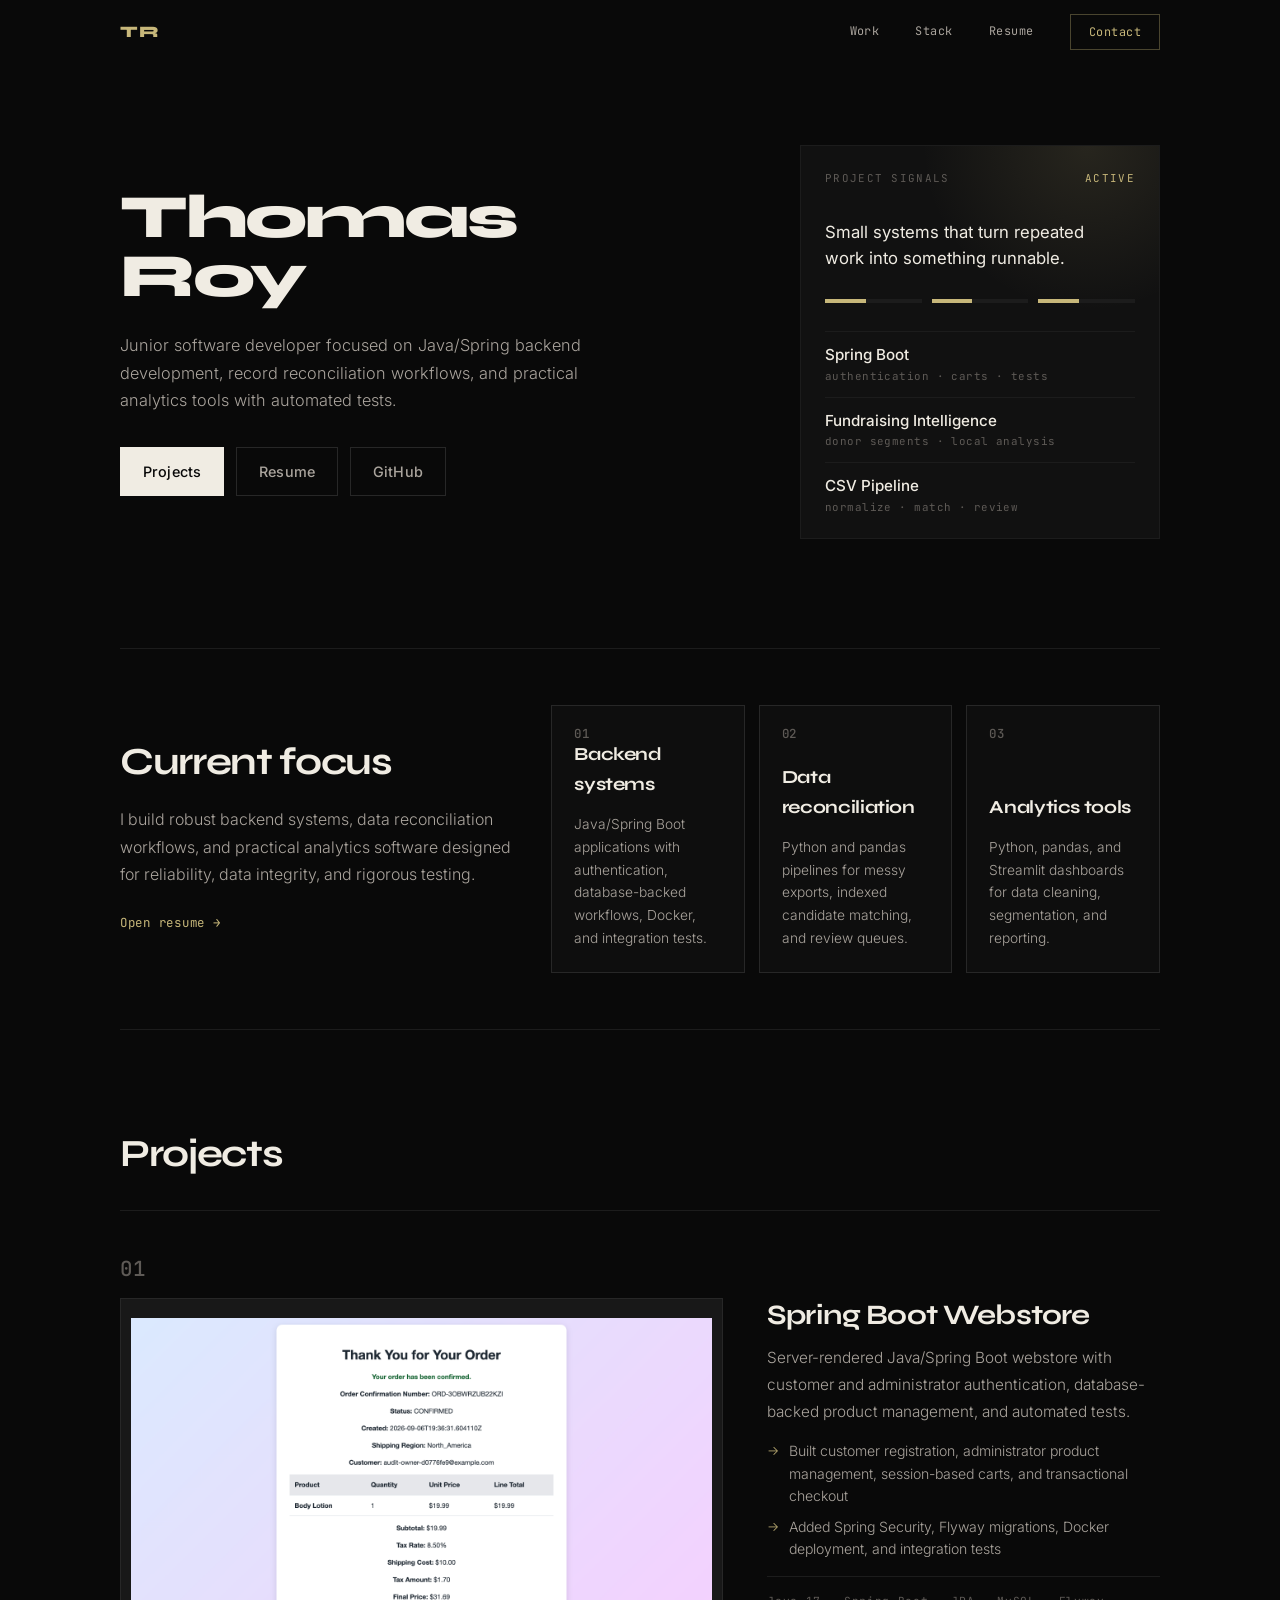
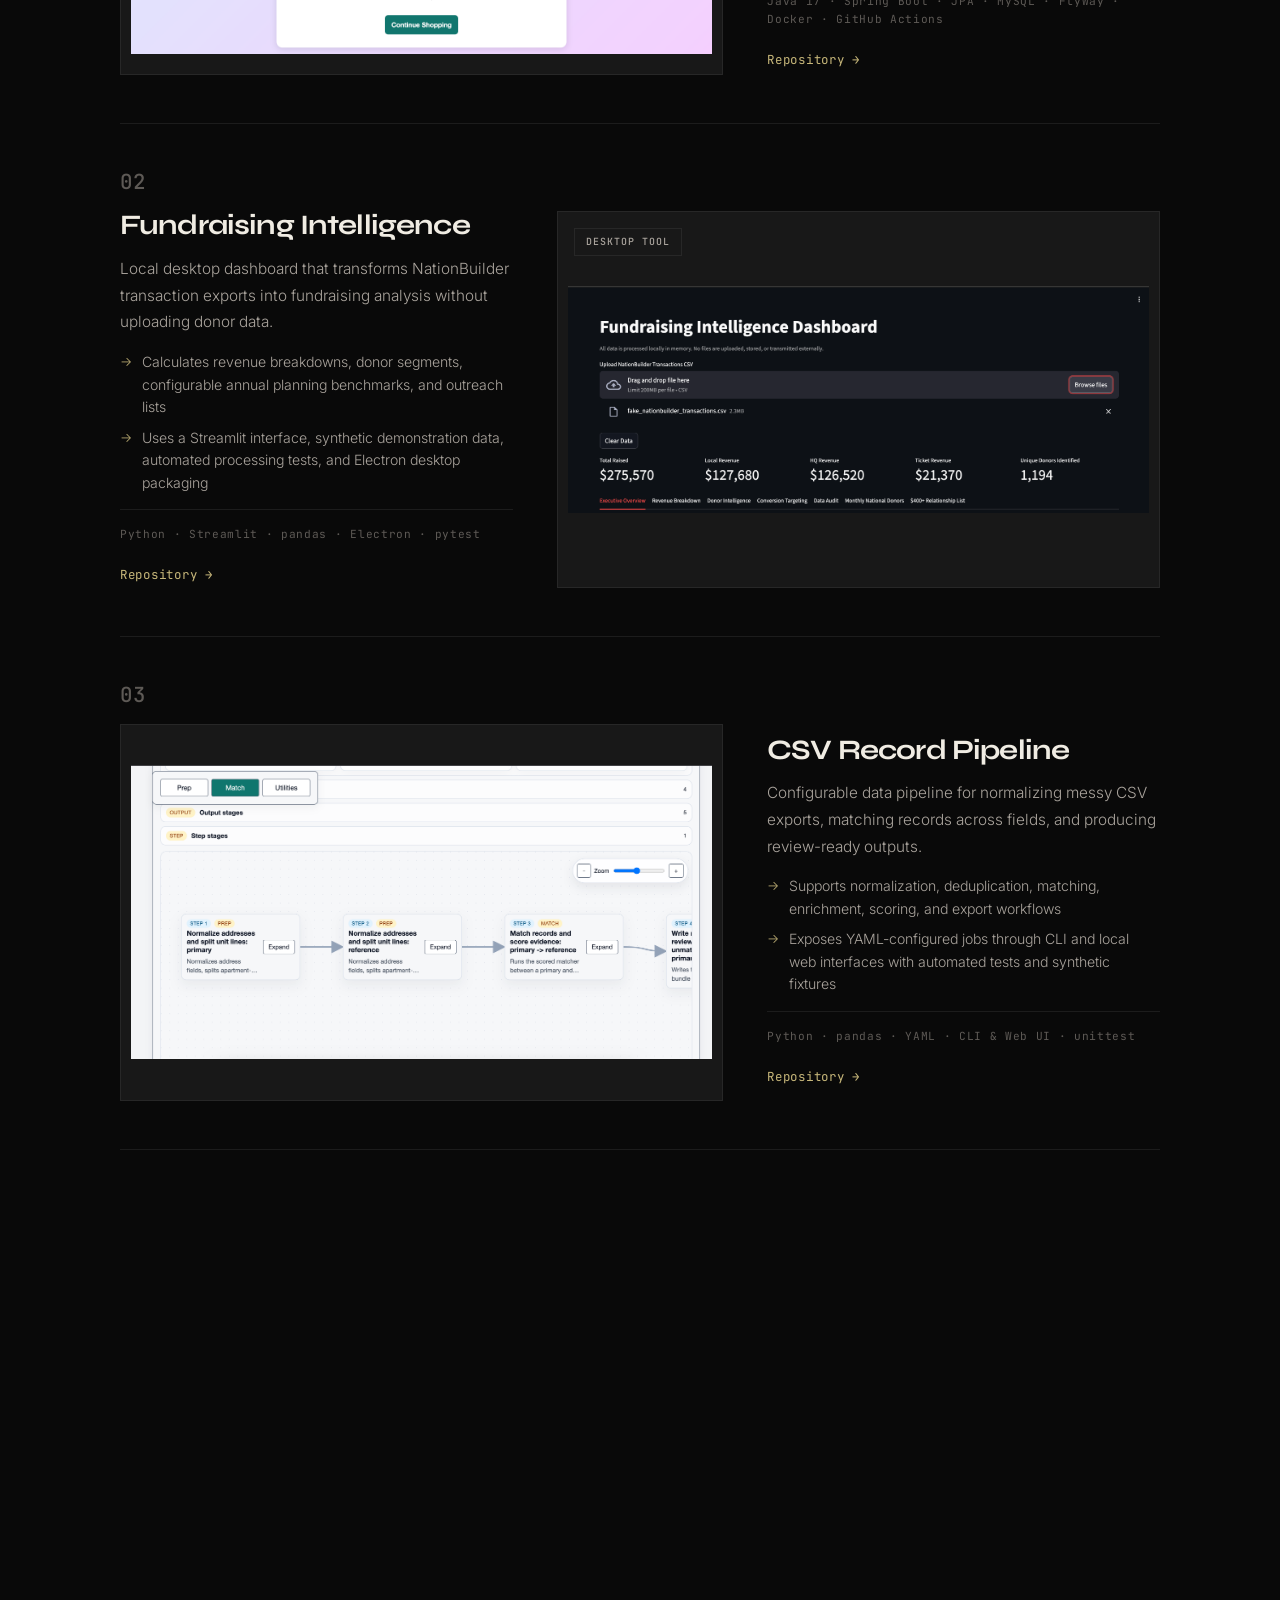
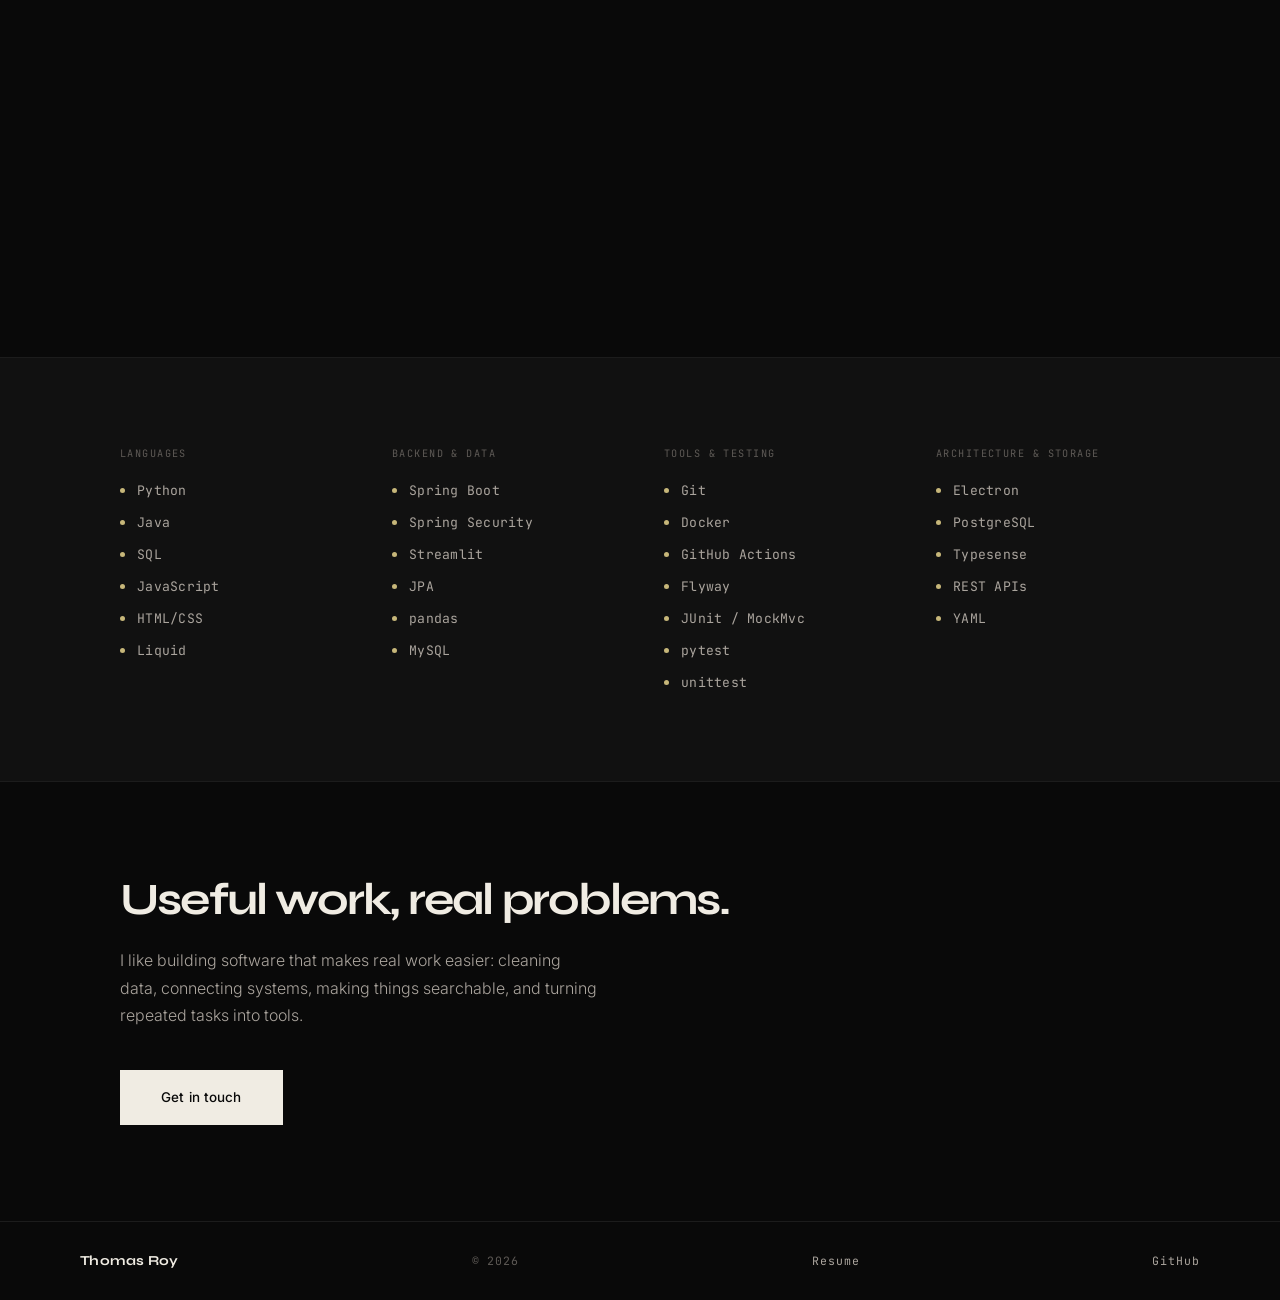
<file: index.html>
<!DOCTYPE html>
<html lang="en">
<head>
    <meta charset="UTF-8">
    <meta name="viewport" content="width=device-width, initial-scale=1.0">
    <title>Thomas Roy — Software Developer</title>
    <meta name="description" content="Thomas Roy — Junior Software Developer. Java/Spring Boot development, Python data reconciliation, and fundraising analytics tools.">
    <link rel="preconnect" href="https://fonts.googleapis.com">
    <link rel="preconnect" href="https://fonts.gstatic.com" crossorigin>
    <link href="https://fonts.googleapis.com/css2?family=Syne:wght@400;500;600;700;800&family=Inter:ital,wght@0,300;0,400;0,500;1,300&family=JetBrains+Mono:wght@400;500&display=swap" rel="stylesheet">
    <link rel="icon" href="favicon.svg" type="image/svg+xml">
    <link rel="stylesheet" href="css/style.css">
</head>
<body>

    <!-- ── NAV ──────────────────────────────────────────── -->
    <header class="nav" id="nav">
        <div class="nav-inner">
            <a href="#top" class="nav-logo">TR</a>
            <nav class="nav-links">
                <a href="#work" class="nav-link">Work</a>
                <a href="#stack" class="nav-link">Stack</a>
                <a href="resume/Thomas_Roy_Resume.pdf" class="nav-link" target="_blank" rel="noreferrer">Resume</a>
                <a href="mailto:thomasroy149@protonmail.com" class="nav-cta">Contact</a>
            </nav>
        </div>
    </header>

    <main>

        <!-- ── HERO ─────────────────────────────────────── -->
        <section class="hero" id="top">
            <div class="hero-inner">
                <div class="hero-text">
                    <h1 class="hero-name reveal" data-delay="80">Thomas<br>Roy</h1>
                    <p class="hero-desc reveal" data-delay="160">
                        Junior software developer focused on Java/Spring backend development,
                        record reconciliation workflows, and practical analytics tools with automated tests.
                    </p>
                    <div class="hero-actions reveal" data-delay="240">
                        <a href="#work" class="btn btn-primary">Projects</a>
                        <a href="resume/Thomas_Roy_Resume.pdf" class="btn btn-ghost" target="_blank" rel="noreferrer">Resume</a>
                        <a href="https://github.com/ThomasRoyProjects" class="btn btn-ghost" target="_blank" rel="noreferrer">GitHub</a>
                    </div>
                </div>

                <aside class="hero-feature reveal" data-delay="280" aria-label="Project snapshot">
                    <div class="hero-feature-top">
                        <span>Project signals</span>
                        <span class="hero-feature-status">Active</span>
                    </div>
                    <div class="hero-feature-title">Small systems that turn repeated work into something runnable.</div>
                    <div class="hero-feature-flow" aria-hidden="true">
                        <span></span>
                        <span></span>
                        <span></span>
                    </div>
                    <div class="hero-feature-list">
                        <div>
                            <strong>Spring Boot</strong>
                            <small>authentication · carts · tests</small>
                        </div>
                        <div>
                            <strong>Fundraising Intelligence</strong>
                            <small>donor segments · local analysis</small>
                        </div>
                        <div>
                            <strong>CSV Pipeline</strong>
                            <small>normalize · match · review</small>
                        </div>
                    </div>
                </aside>

            </div>

        </section>

        <!-- ── RESUME STORY ──────────────────────────────── -->
        <section class="resume-story" id="resume-story">
            <div class="resume-story-inner">
                <div class="resume-story-copy reveal">
                    <h2 class="section-title">Current focus</h2>
                    <p>
                        I build robust backend systems, data reconciliation workflows,
                        and practical analytics software designed for reliability,
                        data integrity, and rigorous testing.
                    </p>
                    <a href="resume/Thomas_Roy_Resume.pdf" class="project-link" target="_blank" rel="noreferrer">Open resume &#8594;</a>
                </div>
                <div class="resume-story-grid">
                    <article class="resume-card reveal" data-delay="80">
                        <span class="resume-card-num">01</span>
                        <h3>Backend systems</h3>
                        <p>Java/Spring Boot applications with authentication, database-backed workflows, Docker, and integration tests.</p>
                    </article>
                    <article class="resume-card reveal" data-delay="160">
                        <span class="resume-card-num">02</span>
                        <h3>Data reconciliation</h3>
                        <p>Python and pandas pipelines for messy exports, indexed candidate matching, and review queues.</p>
                    </article>
                    <article class="resume-card reveal" data-delay="240">
                        <span class="resume-card-num">03</span>
                        <h3>Analytics tools</h3>
                        <p>Python, pandas, and Streamlit dashboards for data cleaning, segmentation, and reporting.</p>
                    </article>
                </div>
            </div>
        </section>

        <!-- ── PROJECTS ──────────────────────────────────── -->
        <section class="projects" id="work">
            <div class="projects-header reveal">
                <h2 class="section-title">Projects</h2>
            </div>

            <!-- 01 Spring Boot Webstore -->
            <article class="project reveal">
                <div class="project-meta">
                    <span class="project-num">01</span>
                </div>
                <div class="project-layout">
                    <div class="project-image-wrap">
                        <img src="images/image4.png" alt="Spring Boot webstore order confirmation preview" class="project-img">
                    </div>
                    <div class="project-body">
                        <h3 class="project-title">Spring Boot Webstore</h3>
                        <p class="project-desc">
                            Server-rendered Java/Spring Boot webstore with customer and administrator authentication, database-backed product management, and automated tests.
                        </p>
                        <ul class="project-list">
                            <li>Built customer registration, administrator product management, session-based carts, and transactional checkout</li>
                            <li>Added Spring Security, Flyway migrations, Docker deployment, and integration tests</li>
                        </ul>
                        <p class="project-stack">Java 17 · Spring Boot · JPA · MySQL · Flyway · Docker · GitHub Actions</p>
                        <div class="project-links">
                            <a href="https://github.com/ThomasRoyProjects/spring-boot-webstore" class="project-link" target="_blank" rel="noreferrer">Repository &#8594;</a>
                        </div>
                    </div>
                </div>
            </article>

            <!-- 02 Fundraising Intelligence -->
            <article class="project reveal">
                <div class="project-meta">
                    <span class="project-num">02</span>
                </div>
                <div class="project-layout project-layout-flip">
                    <div class="project-image-wrap">
                        <img src="images/fundraising_dashboard_preview.png" alt="Fundraising Intelligence dashboard preview" class="project-img">
                        <span class="project-image-tag project-tag-secondary">Desktop Tool</span>
                    </div>
                    <div class="project-body">
                        <h3 class="project-title">Fundraising Intelligence</h3>
                        <p class="project-desc">
                            Local desktop dashboard that transforms NationBuilder transaction exports into fundraising analysis without uploading donor data.
                        </p>
                        <ul class="project-list">
                            <li>Calculates revenue breakdowns, donor segments, configurable annual planning benchmarks, and outreach lists</li>
                            <li>Uses a Streamlit interface, synthetic demonstration data, automated processing tests, and Electron desktop packaging</li>
                        </ul>
                        <p class="project-stack">Python · Streamlit · pandas · Electron · pytest</p>
                        <div class="project-links">
                            <a href="https://github.com/ThomasRoyProjects/Fundraising_Intelligence" class="project-link" target="_blank" rel="noreferrer">Repository &#8594;</a>
                        </div>
                    </div>
                </div>
            </article>

            <!-- 03 CSV Record Pipeline -->
            <article class="project reveal">
                <div class="project-meta">
                    <span class="project-num">03</span>
                </div>
                <div class="project-layout">
                    <div class="project-image-wrap">
                        <img src="images/pipeline_preview.png" alt="CSV Record Pipeline workflow graph preview" class="project-img">
                    </div>
                    <div class="project-body">
                        <h3 class="project-title">CSV Record Pipeline</h3>
                        <p class="project-desc">
                            Configurable data pipeline for normalizing messy CSV exports, matching records across fields, and producing review-ready outputs.
                        </p>
                        <ul class="project-list">
                            <li>Supports normalization, deduplication, matching, enrichment, scoring, and export workflows</li>
                            <li>Exposes YAML-configured jobs through CLI and local web interfaces with automated tests and synthetic fixtures</li>
                        </ul>
                        <p class="project-stack">Python · pandas · YAML · CLI &amp; Web UI · unittest</p>
                        <div class="project-links">
                            <a href="https://github.com/ThomasRoyProjects/csv-record-pipeline" class="project-link" target="_blank" rel="noreferrer">Repository &#8594;</a>
                        </div>
                    </div>
                </div>
            </article>

            <!-- Secondary Projects Header -->
            <div class="projects-secondary-header reveal">
                <p class="section-label">Additional Work</p>
                <h3 class="secondary-title">Production Systems &amp; Tools</h3>
            </div>

            <!-- 04 TransparencyBC -->
            <article class="project project-secondary reveal">
                <div class="project-meta">
                    <span class="project-num">04</span>
                </div>
                <div class="project-layout project-layout-flip">
                    <div class="project-image-wrap">
                        <img src="images/transparencybc_search.png" alt="TransparencyBC search interface static screenshot" class="project-img">
                        <span class="project-image-tag project-tag-secondary">Case Study</span>
                    </div>
                    <div class="project-body">
                        <h3 class="project-title">TransparencyBC</h3>
                        <p class="project-desc">
                            Search platform for British Columbia FOI releases, OIPC orders, and judicial reviews. Built with a decoupled Python (Flask) search API, chunked Typesense indexing, and signed PDF document streaming.
                        </p>
                        <ul class="project-list">
                            <li>Commercial subscription application; architecture walkthrough and static screenshots from the project are presented in an open case study requiring no account</li>
                            <li>Chunk-based Typesense search across indexed records with signed PDF streaming to a browser viewer</li>
                        </ul>
                        <p class="project-stack">Python (Flask) · Next.js · TypeScript · PostgreSQL · Typesense · Docker</p>
                        <div class="project-links">
                            <a href="transparencybc.html" class="project-link">Case Study &#8594;</a>
                            <a href="https://transparencybc.com/" class="project-link" target="_blank" rel="noreferrer">Live Application &#8599;</a>
                        </div>
                    </div>
                </div>
            </article>

        </section>

        <!-- ── STACK ─────────────────────────────────────── -->
        <section class="stack-section" id="stack">
            <div class="stack-inner reveal">
                <div class="stack-grid">
                    <div class="stack-group">
                        <p class="stack-group-label">Languages</p>
                        <div class="stack-tags">
                            <span class="tag">Python</span>
                            <span class="tag">Java</span>
                            <span class="tag">SQL</span>
                            <span class="tag">JavaScript</span>
                            <span class="tag">HTML/CSS</span>
                            <span class="tag">Liquid</span>
                        </div>
                    </div>
                    <div class="stack-group">
                        <p class="stack-group-label">Backend &amp; Data</p>
                        <div class="stack-tags">
                            <span class="tag">Spring Boot</span>
                            <span class="tag">Spring Security</span>
                            <span class="tag">Streamlit</span>
                            <span class="tag">JPA</span>
                            <span class="tag">pandas</span>
                            <span class="tag">MySQL</span>
                        </div>
                    </div>
                    <div class="stack-group">
                        <p class="stack-group-label">Tools &amp; Testing</p>
                        <div class="stack-tags">
                            <span class="tag">Git</span>
                            <span class="tag">Docker</span>
                            <span class="tag">GitHub Actions</span>
                            <span class="tag">Flyway</span>
                            <span class="tag">JUnit / MockMvc</span>
                            <span class="tag">pytest</span>
                            <span class="tag">unittest</span>
                        </div>
                    </div>
                    <div class="stack-group">
                        <p class="stack-group-label">Architecture &amp; Storage</p>
                        <div class="stack-tags">
                            <span class="tag">Electron</span>
                            <span class="tag">PostgreSQL</span>
                            <span class="tag">Typesense</span>
                            <span class="tag">REST APIs</span>
                            <span class="tag">YAML</span>
                        </div>
                    </div>
                </div>
            </div>
        </section>

        <!-- ── CONTACT ───────────────────────────────────── -->
        <section class="contact-section">
            <div class="contact-inner reveal">
                <h2 class="contact-title">Useful work, real problems.</h2>
                <p class="contact-desc">
                    I like building software that makes real work easier: cleaning data,
                    connecting systems, making things searchable, and turning repeated
                    tasks into tools.
                </p>
                <a href="mailto:thomasroy149@protonmail.com" class="btn btn-primary btn-large">Get in touch</a>
            </div>
        </section>

    </main>

    <!-- ── FOOTER ───────────────────────────────────────── -->
    <footer class="site-footer">
        <div class="footer-inner">
            <span class="footer-brand">Thomas Roy</span>
            <span class="footer-copy">&#169; 2026</span>
            <a href="resume/Thomas_Roy_Resume.pdf" class="footer-link" target="_blank" rel="noreferrer">Resume</a>
            <a href="https://github.com/ThomasRoyProjects" class="footer-link" target="_blank" rel="noreferrer">GitHub</a>
        </div>
    </footer>

    <script src="hero.js"></script>
</body>
</html>
</file>
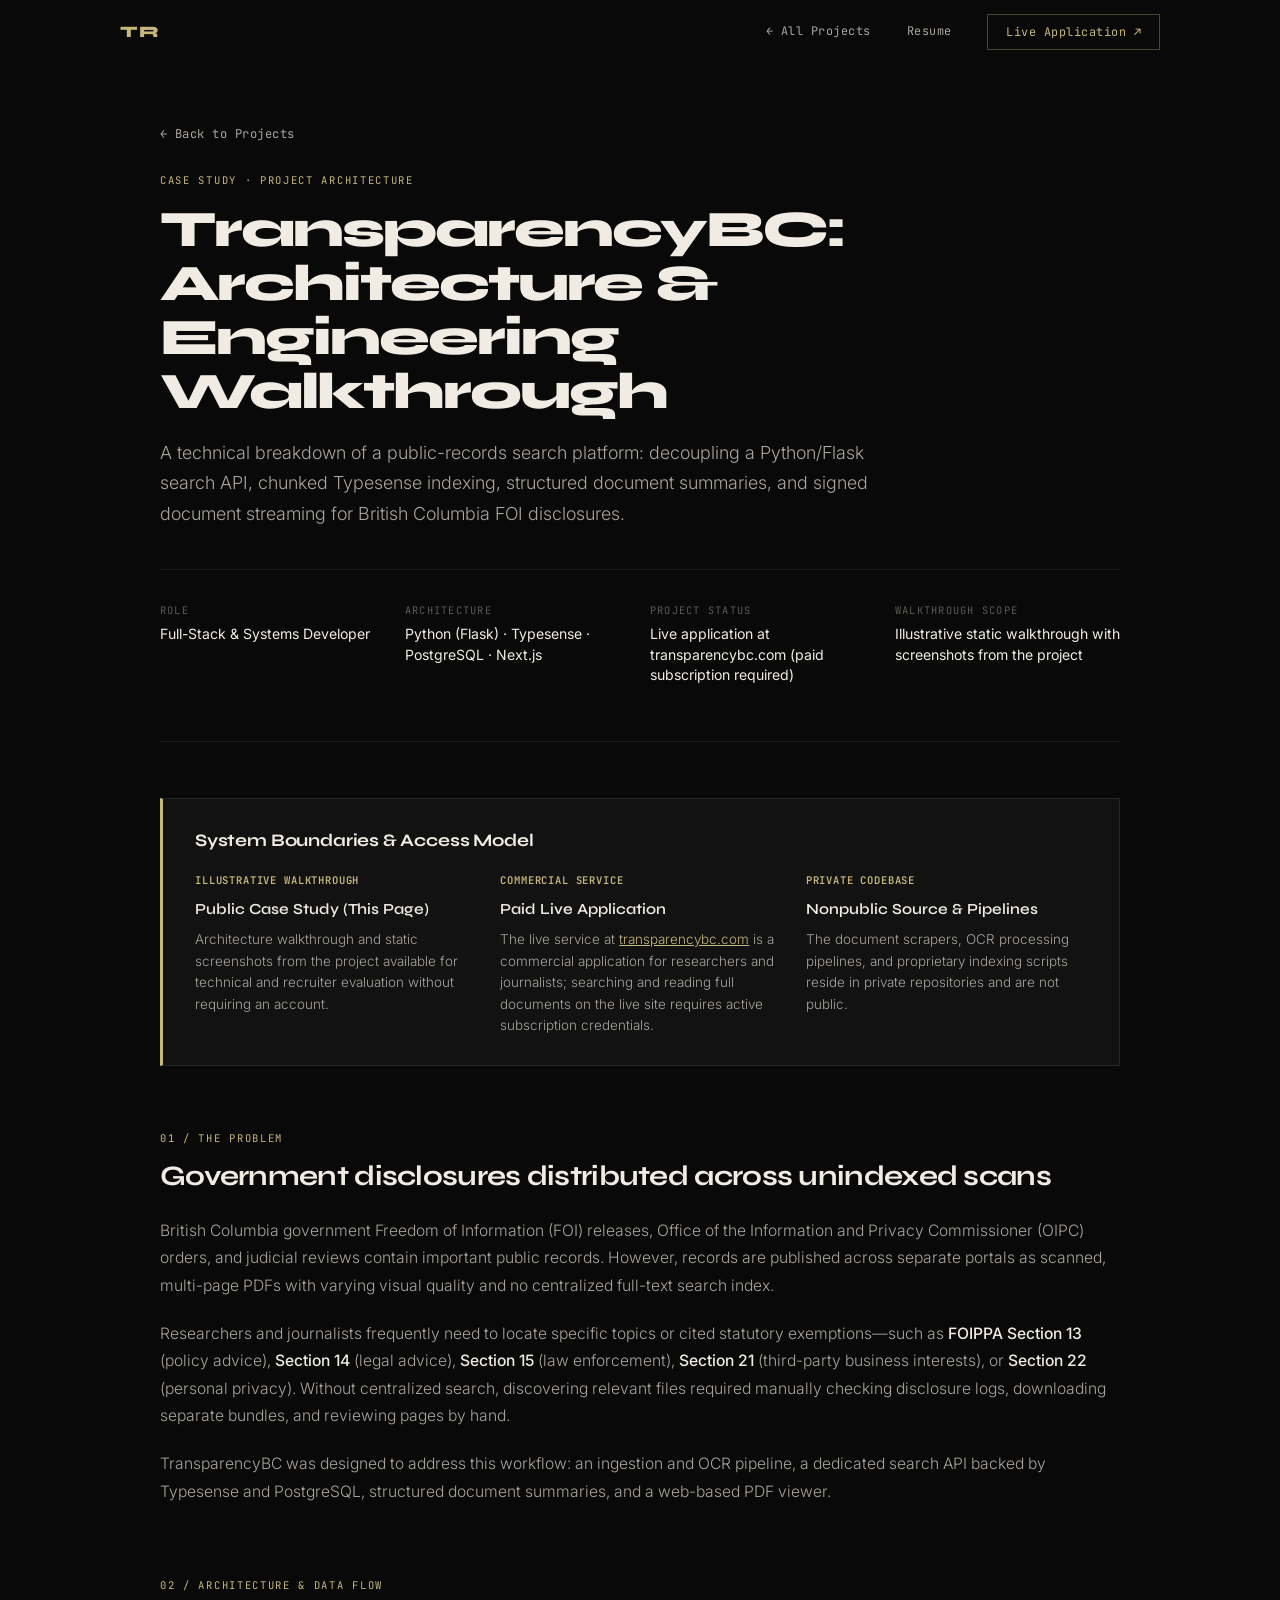
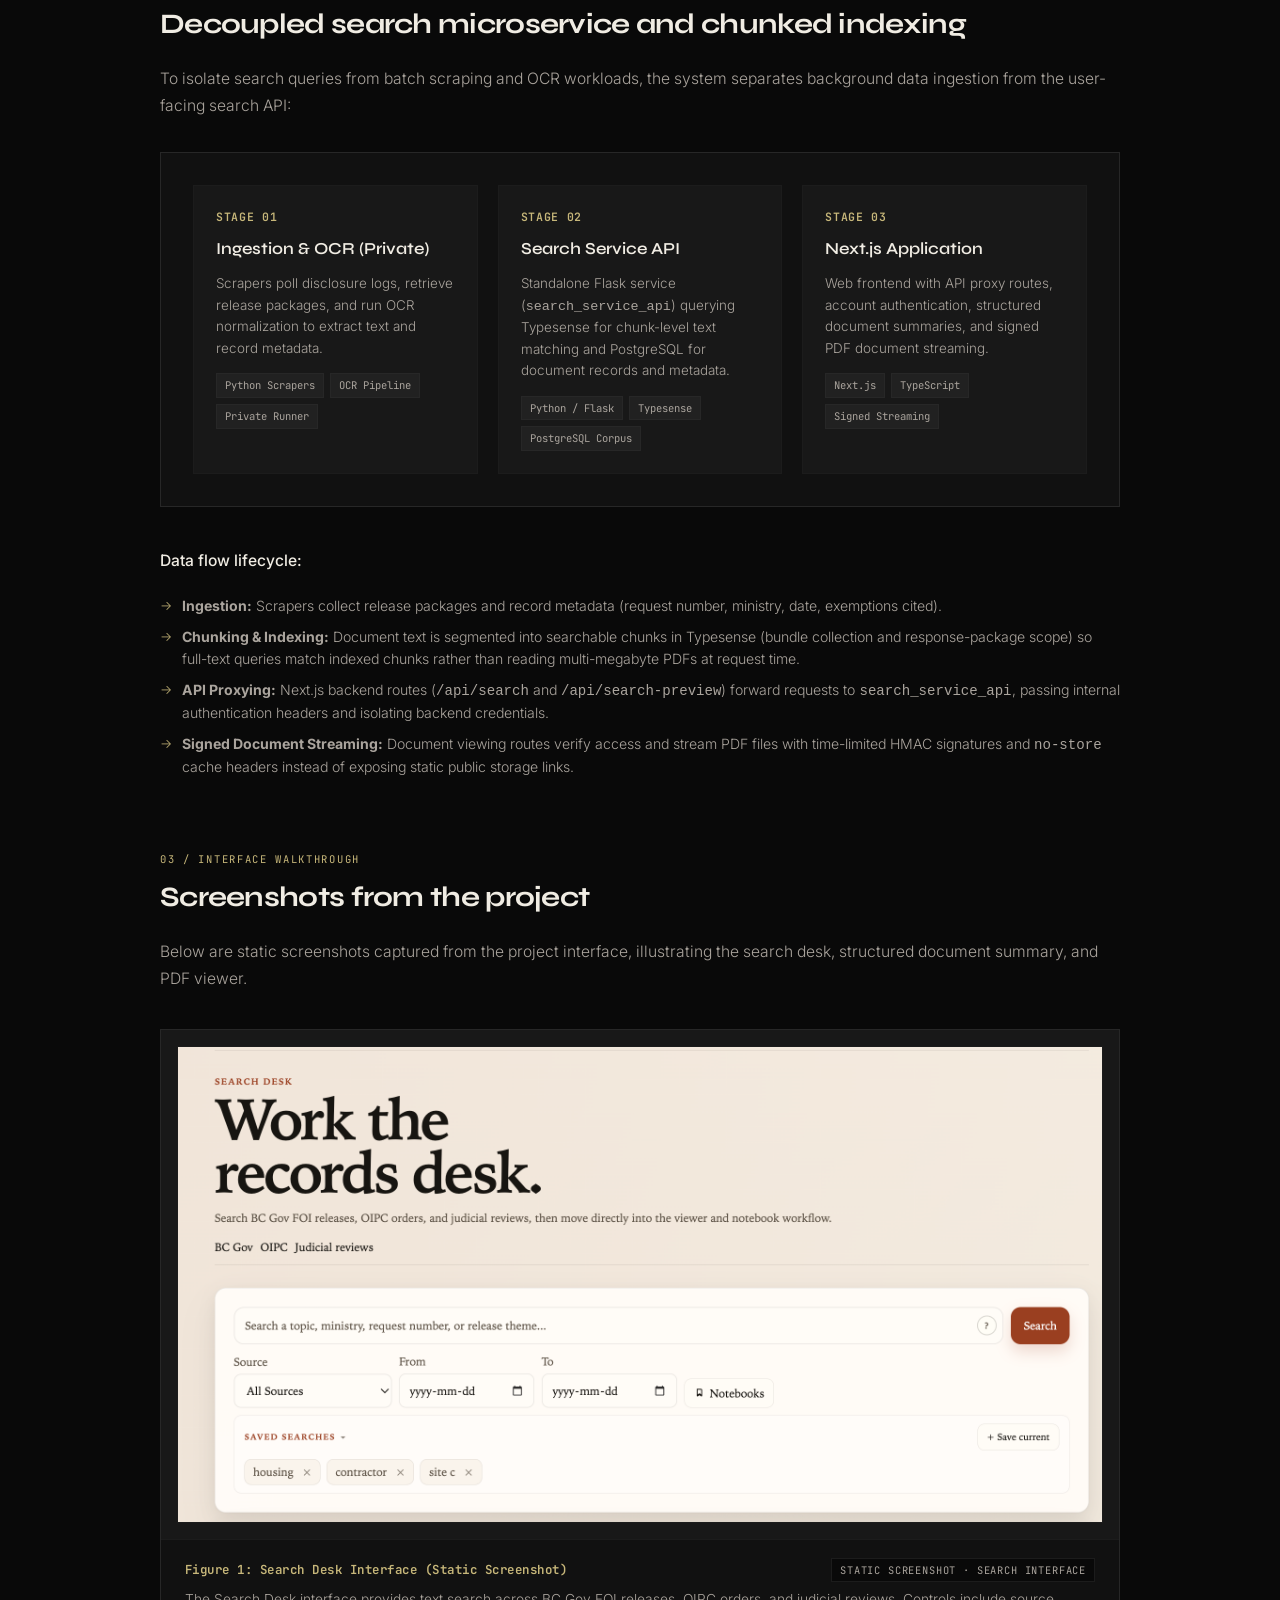
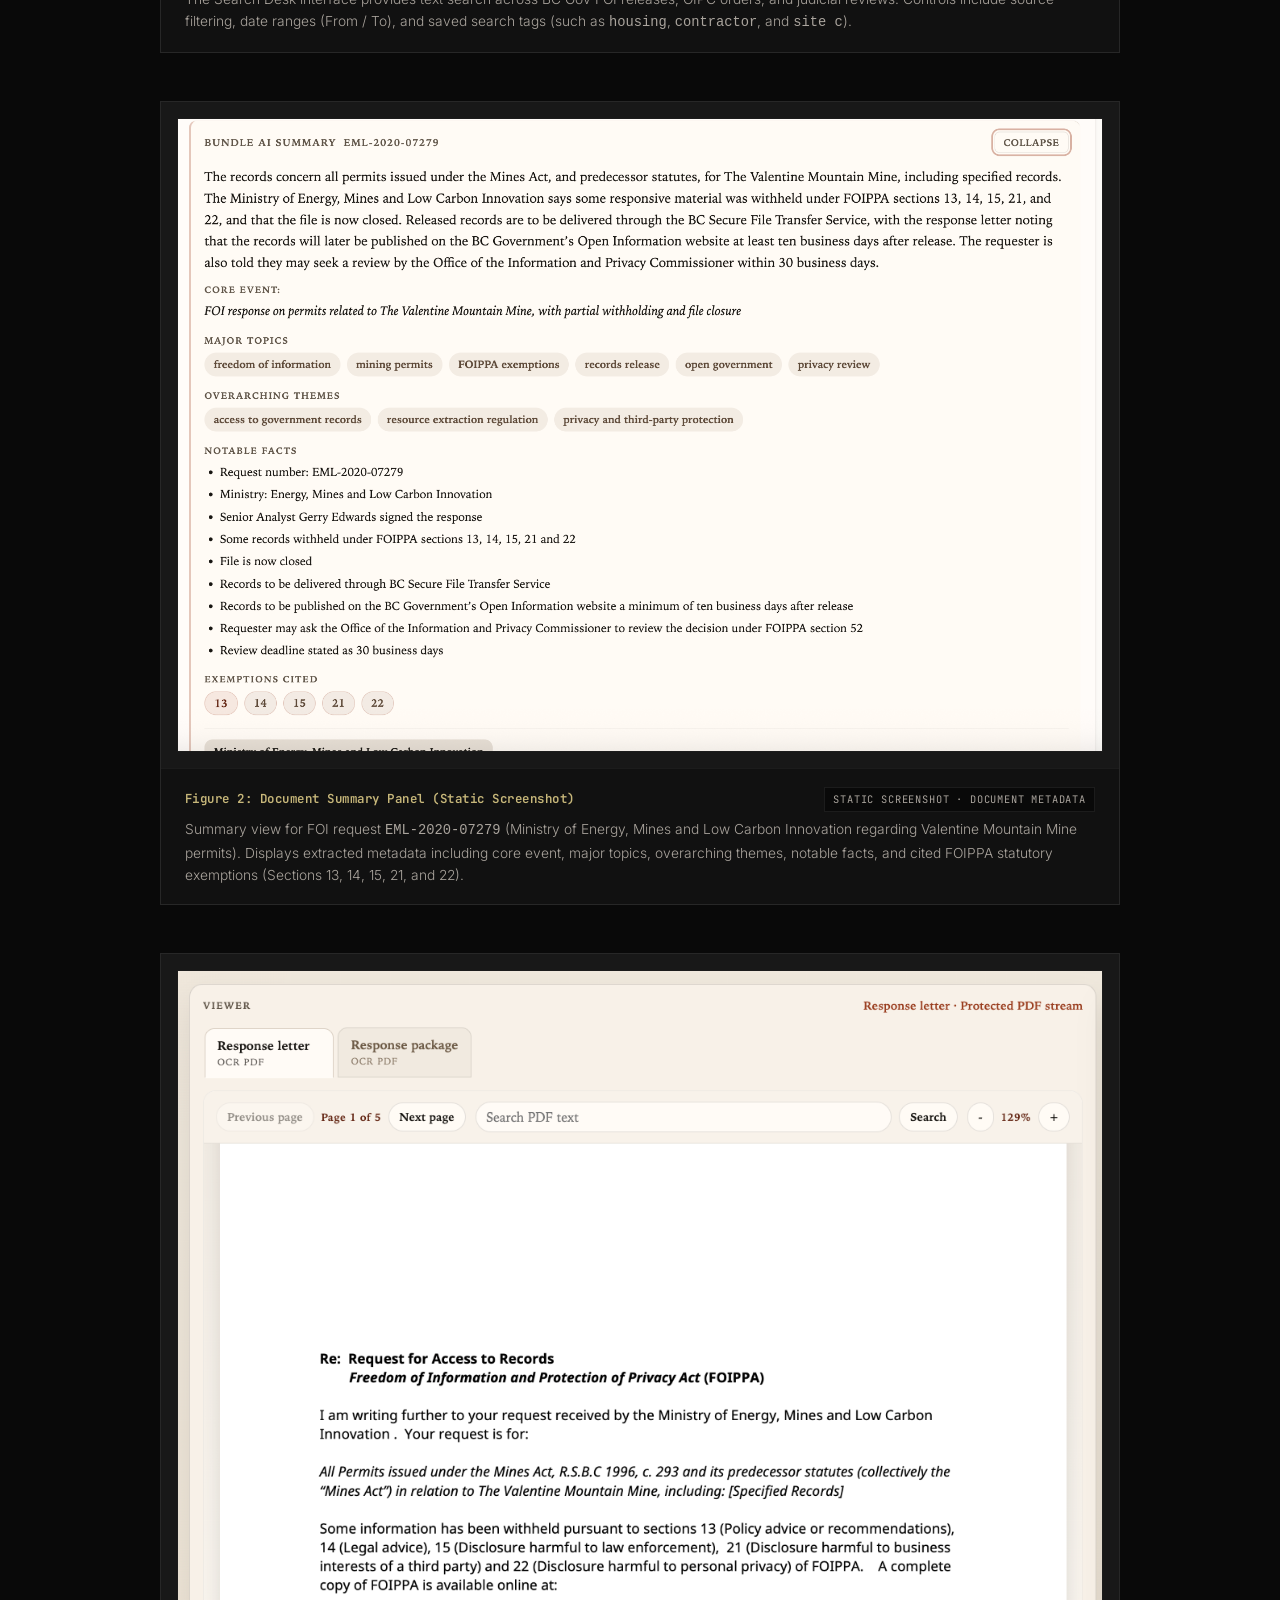
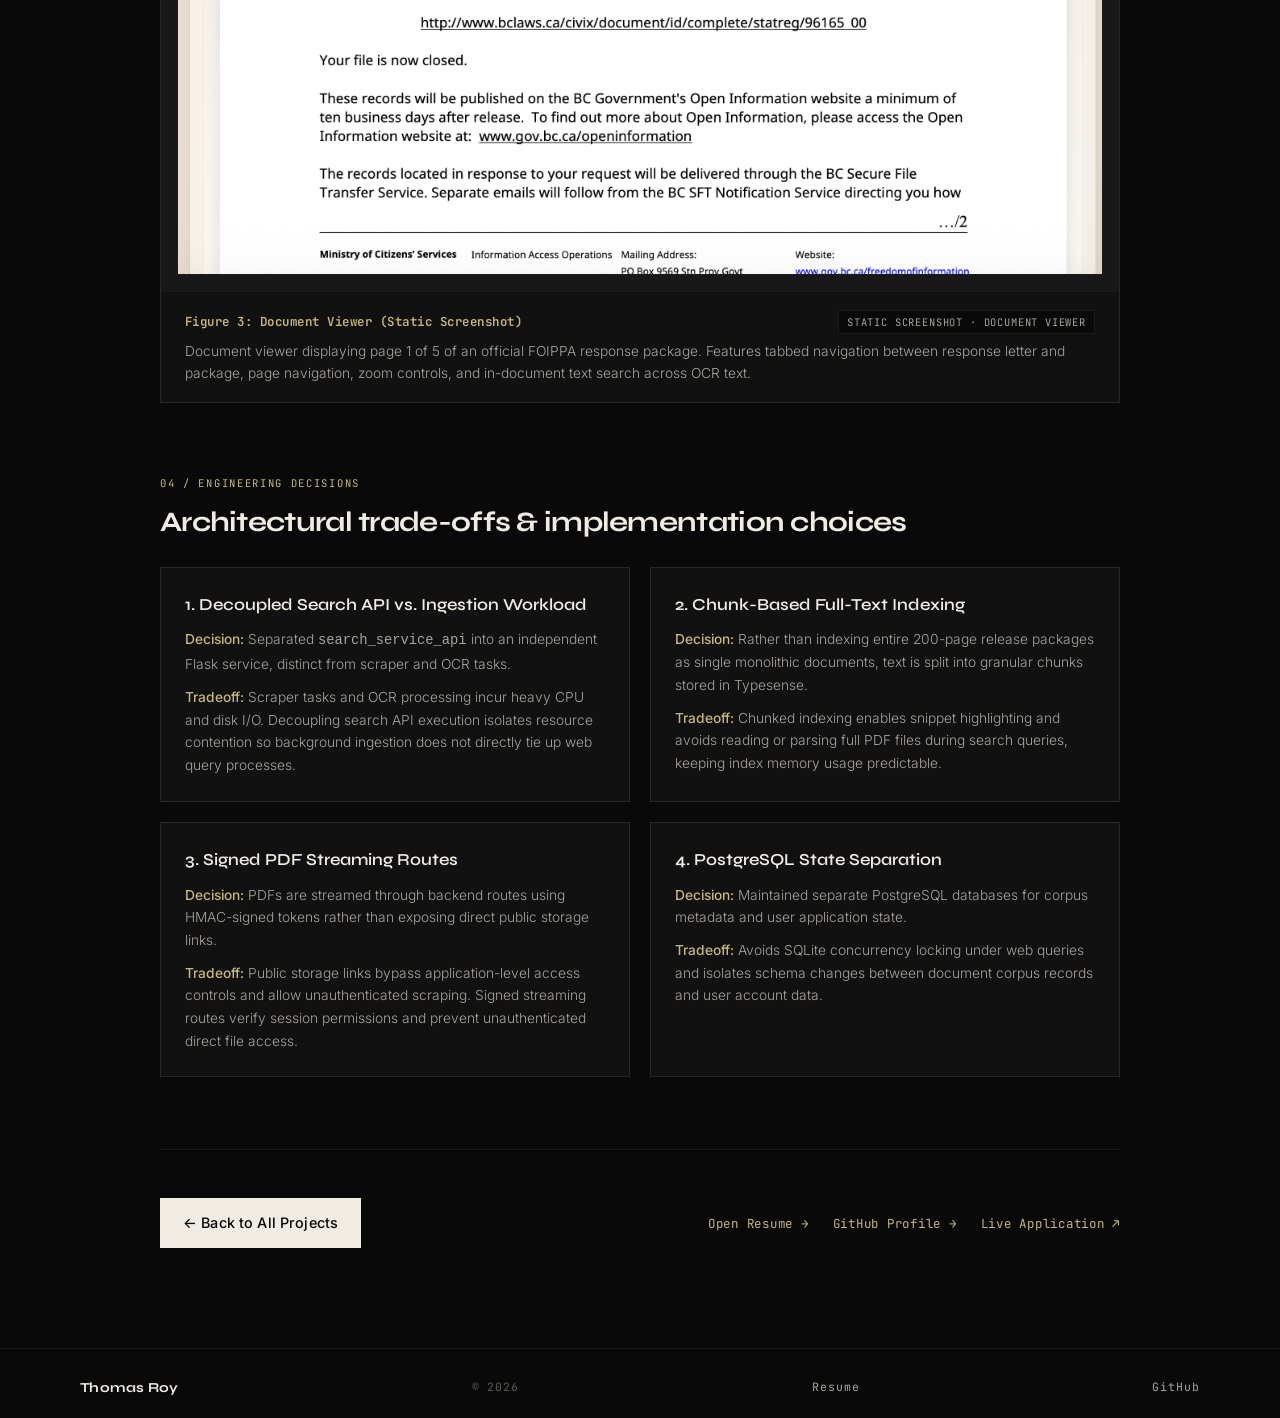
<file: transparencybc.html>
<!DOCTYPE html>
<html lang="en">
<head>
    <meta charset="UTF-8">
    <meta name="viewport" content="width=device-width, initial-scale=1.0">
    <title>TransparencyBC Case Study — Thomas Roy</title>
    <meta name="description" content="Technical case study of TransparencyBC: architecture and implementation walkthrough of a public-records search tool built with Next.js, Python/Flask search services, Typesense chunk indexing, and PostgreSQL.">
    <link rel="preconnect" href="https://fonts.googleapis.com">
    <link rel="preconnect" href="https://fonts.gstatic.com" crossorigin>
    <link href="https://fonts.googleapis.com/css2?family=Syne:wght@400;500;600;700;800&family=Inter:ital,wght@0,300;0,400;0,500;1,300&family=JetBrains+Mono:wght@400;500&display=swap" rel="stylesheet">
    <link rel="icon" href="favicon.svg" type="image/svg+xml">
    <link rel="stylesheet" href="css/style.css">
</head>
<body>

    <!-- ── NAV ──────────────────────────────────────────── -->
    <header class="nav" id="nav">
        <div class="nav-inner">
            <a href="index.html" class="nav-logo">TR</a>
            <nav class="nav-links">
                <a href="index.html#work" class="nav-link">&#8592; All Projects</a>
                <a href="resume/Thomas_Roy_Resume.pdf" class="nav-link" target="_blank" rel="noreferrer">Resume</a>
                <a href="https://transparencybc.com/" class="nav-cta" target="_blank" rel="noreferrer">Live Application &#8599;</a>
            </nav>
        </div>
    </header>

    <main class="case-study">

        <!-- ── HERO ─────────────────────────────────────── -->
        <header class="case-study-hero">
            <a href="index.html#work" class="case-study-back">&#8592; Back to Projects</a>
            <p class="section-label reveal">Case Study · Project Architecture</p>
            <h1 class="case-study-title reveal" data-delay="80">TransparencyBC:<br>Architecture &amp; Engineering Walkthrough</h1>
            <p class="case-study-lead reveal" data-delay="140">
                A technical breakdown of a public-records search platform: decoupling
                a Python/Flask search API, chunked Typesense indexing, structured document
                summaries, and signed document streaming for British Columbia FOI disclosures.
            </p>

            <div class="case-study-meta-grid reveal" data-delay="200">
                <div class="meta-item">
                    <span class="meta-item-label">Role</span>
                    <span class="meta-item-value">Full-Stack &amp; Systems Developer</span>
                </div>
                <div class="meta-item">
                    <span class="meta-item-label">Architecture</span>
                    <span class="meta-item-value">Python (Flask) · Typesense · PostgreSQL · Next.js</span>
                </div>
                <div class="meta-item">
                    <span class="meta-item-label">Project Status</span>
                    <span class="meta-item-value">Live application at transparencybc.com (paid subscription required)</span>
                </div>
                <div class="meta-item">
                    <span class="meta-item-label">Walkthrough Scope</span>
                    <span class="meta-item-value">Illustrative static walkthrough with screenshots from the project</span>
                </div>
            </div>
        </header>

        <!-- ── BOUNDARIES CALLOUT ───────────────────────── -->
        <section class="boundaries-banner reveal">
            <h2 class="boundaries-title">System Boundaries &amp; Access Model</h2>
            <div class="boundaries-grid">
                <div class="boundary-card">
                    <span class="boundary-tag">Illustrative Walkthrough</span>
                    <h4>Public Case Study (This Page)</h4>
                    <p>
                        Architecture walkthrough and static screenshots from the project
                        available for technical and recruiter evaluation without requiring an account.
                    </p>
                </div>
                <div class="boundary-card">
                    <span class="boundary-tag">Commercial Service</span>
                    <h4>Paid Live Application</h4>
                    <p>
                        The live service at <a href="https://transparencybc.com/" target="_blank" rel="noreferrer" style="color: var(--accent); text-decoration: underline;">transparencybc.com</a> is a commercial application for researchers and journalists; searching and reading full documents on the live site requires active subscription credentials.
                    </p>
                </div>
                <div class="boundary-card">
                    <span class="boundary-tag">Private Codebase</span>
                    <h4>Nonpublic Source &amp; Pipelines</h4>
                    <p>
                        The document scrapers, OCR processing pipelines, and proprietary indexing scripts reside in private repositories and are not public.
                    </p>
                </div>
            </div>
        </section>

        <!-- ── SECTION 1: THE PROBLEM ───────────────────── -->
        <section class="case-section reveal">
            <div class="case-section-header">
                <p class="section-label">01 / The Problem</p>
                <h2 class="case-section-title">Government disclosures distributed across unindexed scans</h2>
            </div>
            <p class="case-prose">
                British Columbia government Freedom of Information (FOI) releases, Office of the Information and Privacy Commissioner (OIPC) orders, and judicial reviews contain important public records. However, records are published across separate portals as scanned, multi-page PDFs with varying visual quality and no centralized full-text search index.
            </p>
            <p class="case-prose">
                Researchers and journalists frequently need to locate specific topics or cited statutory exemptions—such as <strong>FOIPPA Section 13</strong> (policy advice), <strong>Section 14</strong> (legal advice), <strong>Section 15</strong> (law enforcement), <strong>Section 21</strong> (third-party business interests), or <strong>Section 22</strong> (personal privacy). Without centralized search, discovering relevant files required manually checking disclosure logs, downloading separate bundles, and reviewing pages by hand.
            </p>
            <p class="case-prose">
                TransparencyBC was designed to address this workflow: an ingestion and OCR pipeline, a dedicated search API backed by Typesense and PostgreSQL, structured document summaries, and a web-based PDF viewer.
            </p>
        </section>

        <!-- ── SECTION 2: ARCHITECTURE & DATA FLOW ──────── -->
        <section class="case-section reveal">
            <div class="case-section-header">
                <p class="section-label">02 / Architecture &amp; Data Flow</p>
                <h2 class="case-section-title">Decoupled search microservice and chunked indexing</h2>
            </div>
            <p class="case-prose">
                To isolate search queries from batch scraping and OCR workloads, the system separates background data ingestion from the user-facing search API:
            </p>

            <div class="arch-diagram">
                <div class="arch-flow">
                    <div class="arch-stage">
                        <span class="arch-stage-num">STAGE 01</span>
                        <h4>Ingestion &amp; OCR (Private)</h4>
                        <p>Scrapers poll disclosure logs, retrieve release packages, and run OCR normalization to extract text and record metadata.</p>
                        <div class="arch-pills">
                            <span class="arch-pill">Python Scrapers</span>
                            <span class="arch-pill">OCR Pipeline</span>
                            <span class="arch-pill">Private Runner</span>
                        </div>
                    </div>
                    <div class="arch-stage">
                        <span class="arch-stage-num">STAGE 02</span>
                        <h4>Search Service API</h4>
                        <p>Standalone Flask service (<code>search_service_api</code>) querying Typesense for chunk-level text matching and PostgreSQL for document records and metadata.</p>
                        <div class="arch-pills">
                            <span class="arch-pill">Python / Flask</span>
                            <span class="arch-pill">Typesense</span>
                            <span class="arch-pill">PostgreSQL Corpus</span>
                        </div>
                    </div>
                    <div class="arch-stage">
                        <span class="arch-stage-num">STAGE 03</span>
                        <h4>Next.js Application</h4>
                        <p>Web frontend with API proxy routes, account authentication, structured document summaries, and signed PDF document streaming.</p>
                        <div class="arch-pills">
                            <span class="arch-pill">Next.js</span>
                            <span class="arch-pill">TypeScript</span>
                            <span class="arch-pill">Signed Streaming</span>
                        </div>
                    </div>
                </div>
            </div>

            <p class="case-prose">
                <strong>Data flow lifecycle:</strong>
            </p>
            <ul class="project-list" style="margin-bottom: 24px;">
                <li><strong>Ingestion:</strong> Scrapers collect release packages and record metadata (request number, ministry, date, exemptions cited).</li>
                <li><strong>Chunking &amp; Indexing:</strong> Document text is segmented into searchable chunks in Typesense (bundle collection and response-package scope) so full-text queries match indexed chunks rather than reading multi-megabyte PDFs at request time.</li>
                <li><strong>API Proxying:</strong> Next.js backend routes (<code>/api/search</code> and <code>/api/search-preview</code>) forward requests to <code>search_service_api</code>, passing internal authentication headers and isolating backend credentials.</li>
                <li><strong>Signed Document Streaming:</strong> Document viewing routes verify access and stream PDF files with time-limited HMAC signatures and <code>no-store</code> cache headers instead of exposing static public storage links.</li>
            </ul>
        </section>

        <!-- ── SECTION 3: SCREENSHOTS ───────────────────── -->
        <section class="case-section reveal">
            <div class="case-section-header">
                <p class="section-label">03 / Interface Walkthrough</p>
                <h2 class="case-section-title">Screenshots from the project</h2>
            </div>
            <p class="case-prose">
                Below are static screenshots captured from the project interface, illustrating the search desk, structured document summary, and PDF viewer.
            </p>

            <!-- Figure 1: Search Desk -->
            <figure class="case-figure">
                <div class="case-figure-img-wrap">
                    <img src="images/transparencybc_search.png" alt="Static screenshot of the TransparencyBC Search Desk interface showing topic filters, date pickers, and saved search tags" class="case-figure-img">
                </div>
                <figcaption class="case-figure-caption">
                    <div class="caption-label-row">
                        <span class="caption-title">Figure 1: Search Desk Interface (Static Screenshot)</span>
                        <span class="caption-tag">Static Screenshot · Search Interface</span>
                    </div>
                    <p class="caption-desc">
                        The Search Desk interface provides text search across BC Gov FOI releases, OIPC orders, and judicial reviews. Controls include source filtering, date ranges (From / To), and saved search tags (such as <code>housing</code>, <code>contractor</code>, and <code>site c</code>).
                    </p>
                </figcaption>
            </figure>

            <!-- Figure 2: AI Summary -->
            <figure class="case-figure">
                <div class="case-figure-img-wrap">
                    <img src="images/transparencybc_summary.png" alt="Static screenshot of a document bundle summary panel for FOI request EML-2020-07279" class="case-figure-img">
                </div>
                <figcaption class="case-figure-caption">
                    <div class="caption-label-row">
                        <span class="caption-title">Figure 2: Document Summary Panel (Static Screenshot)</span>
                        <span class="caption-tag">Static Screenshot · Document Metadata</span>
                    </div>
                    <p class="caption-desc">
                        Summary view for FOI request <code>EML-2020-07279</code> (Ministry of Energy, Mines and Low Carbon Innovation regarding Valentine Mountain Mine permits). Displays extracted metadata including core event, major topics, overarching themes, notable facts, and cited FOIPPA statutory exemptions (Sections 13, 14, 15, 21, and 22).
                    </p>
                </figcaption>
            </figure>

            <!-- Figure 3: Viewer -->
            <figure class="case-figure">
                <div class="case-figure-img-wrap">
                    <img src="images/transparencybc_viewer.png" alt="Static screenshot of the document viewer displaying an official FOIPPA response package with page navigation and zoom controls" class="case-figure-img">
                </div>
                <figcaption class="case-figure-caption">
                    <div class="caption-label-row">
                        <span class="caption-title">Figure 3: Document Viewer (Static Screenshot)</span>
                        <span class="caption-tag">Static Screenshot · Document Viewer</span>
                    </div>
                    <p class="caption-desc">
                        Document viewer displaying page 1 of 5 of an official FOIPPA response package. Features tabbed navigation between response letter and package, page navigation, zoom controls, and in-document text search across OCR text.
                    </p>
                </figcaption>
            </figure>
        </section>

        <!-- ── SECTION 4: KEY ENGINEERING DECISIONS ─────── -->
        <section class="case-section reveal">
            <div class="case-section-header">
                <p class="section-label">04 / Engineering Decisions</p>
                <h2 class="case-section-title">Architectural trade-offs &amp; implementation choices</h2>
            </div>

            <div class="decisions-grid">
                <div class="decision-card">
                    <h4>1. Decoupled Search API vs. Ingestion Workload</h4>
                    <p>
                        <strong>Decision:</strong> Separated <code>search_service_api</code> into an independent Flask service, distinct from scraper and OCR tasks.
                    </p>
                    <p>
                        <strong>Tradeoff:</strong> Scraper tasks and OCR processing incur heavy CPU and disk I/O. Decoupling search API execution isolates resource contention so background ingestion does not directly tie up web query processes.
                    </p>
                </div>

                <div class="decision-card">
                    <h4>2. Chunk-Based Full-Text Indexing</h4>
                    <p>
                        <strong>Decision:</strong> Rather than indexing entire 200-page release packages as single monolithic documents, text is split into granular chunks stored in Typesense.
                    </p>
                    <p>
                        <strong>Tradeoff:</strong> Chunked indexing enables snippet highlighting and avoids reading or parsing full PDF files during search queries, keeping index memory usage predictable.
                    </p>
                </div>

                <div class="decision-card">
                    <h4>3. Signed PDF Streaming Routes</h4>
                    <p>
                        <strong>Decision:</strong> PDFs are streamed through backend routes using HMAC-signed tokens rather than exposing direct public storage links.
                    </p>
                    <p>
                        <strong>Tradeoff:</strong> Public storage links bypass application-level access controls and allow unauthenticated scraping. Signed streaming routes verify session permissions and prevent unauthenticated direct file access.
                    </p>
                </div>

                <div class="decision-card">
                    <h4>4. PostgreSQL State Separation</h4>
                    <p>
                        <strong>Decision:</strong> Maintained separate PostgreSQL databases for corpus metadata and user application state.
                    </p>
                    <p>
                        <strong>Tradeoff:</strong> Avoids SQLite concurrency locking under web queries and isolates schema changes between document corpus records and user account data.
                    </p>
                </div>
            </div>
        </section>

        <!-- ── FOOTER ACTIONS ───────────────────────────── -->
        <div class="case-study-footer-actions reveal">
            <a href="index.html#work" class="btn btn-primary">&#8592; Back to All Projects</a>
            <div class="project-links">
                <a href="resume/Thomas_Roy_Resume.pdf" class="project-link" target="_blank" rel="noreferrer">Open Resume &#8594;</a>
                <a href="https://github.com/ThomasRoyProjects" class="project-link" target="_blank" rel="noreferrer">GitHub Profile &#8594;</a>
                <a href="https://transparencybc.com/" class="project-link" target="_blank" rel="noreferrer">Live Application &#8599;</a>
            </div>
        </div>

    </main>

    <!-- ── FOOTER ───────────────────────────────────────── -->
    <footer class="site-footer">
        <div class="footer-inner">
            <span class="footer-brand">Thomas Roy</span>
            <span class="footer-copy">&#169; 2026</span>
            <a href="resume/Thomas_Roy_Resume.pdf" class="footer-link" target="_blank" rel="noreferrer">Resume</a>
            <a href="https://github.com/ThomasRoyProjects" class="footer-link" target="_blank" rel="noreferrer">GitHub</a>
        </div>
    </footer>

    <script src="hero.js"></script>
</body>
</html>
</file>
<file: css/style.css>
/* ═══════════════════════════════════════════════════
   TOKENS
═══════════════════════════════════════════════════ */
:root {
    --bg:           #090909;
    --bg-2:         #111111;
    --bg-3:         #181818;
    --text:         #f0ece3;
    --muted:        #5e5a56;
    --muted-2:      #aaa49d;
    --accent:       #c7b77a;
    --line:         #1c1c1c;
    --line-2:       #272727;

    --font-sans:    "Inter", -apple-system, BlinkMacSystemFont, sans-serif;
    --font-display: "Syne", "Inter", sans-serif;
    --font-mono:    "JetBrains Mono", "IBM Plex Mono", monospace;

    --ease-out:     cubic-bezier(0.16, 1, 0.3, 1);
}


/* ═══════════════════════════════════════════════════
   RESET
═══════════════════════════════════════════════════ */
*, *::before, *::after {
    box-sizing: border-box;
    margin: 0;
    padding: 0;
}

html {
    scroll-behavior: smooth;
    font-size: 16px;
}

body {
    background: var(--bg);
    color: var(--text);
    font-family: var(--font-sans);
    line-height: 1.6;
    -webkit-font-smoothing: antialiased;
    -moz-osx-font-smoothing: grayscale;
    overflow-x: hidden;
}

img {
    display: block;
    max-width: 100%;
}

a {
    color: inherit;
    text-decoration: none;
}


/* ═══════════════════════════════════════════════════
   NAV
═══════════════════════════════════════════════════ */
.nav {
    position: fixed;
    top: 0;
    left: 0;
    right: 0;
    z-index: 100;
    transition: background 0.35s var(--ease-out), border-color 0.35s;
    border-bottom: 1px solid transparent;
}

.nav.is-scrolled {
    background: rgba(9, 9, 9, 0.88);
    backdrop-filter: blur(16px);
    -webkit-backdrop-filter: blur(16px);
    border-color: var(--line);
}

.nav-inner {
    display: flex;
    align-items: center;
    justify-content: space-between;
    max-width: 1120px;
    margin: 0 auto;
    padding: 0 40px;
    height: 64px;
}

.nav-logo {
    font-family: var(--font-display);
    font-size: 1rem;
    font-weight: 800;
    color: var(--accent);
    letter-spacing: 0.06em;
}

.nav-links {
    display: flex;
    align-items: center;
    gap: 36px;
}

.nav-link {
    font-family: var(--font-mono);
    font-size: 0.74rem;
    font-weight: 400;
    color: var(--muted-2);
    letter-spacing: 0.04em;
    text-transform: none;
    position: relative;
    padding-bottom: 2px;
    transition: color 0.2s;
}

.nav-link::after {
    content: '';
    position: absolute;
    bottom: -1px;
    left: 0;
    width: 0;
    height: 1px;
    background: var(--accent);
    transition: width 0.3s var(--ease-out);
}

.nav-link:hover {
    color: var(--text);
}

.nav-link:hover::after {
    width: 100%;
}

.nav-cta {
    font-family: var(--font-mono);
    font-size: 0.74rem;
    letter-spacing: 0.04em;
    text-transform: none;
    color: var(--accent);
    border: 1px solid rgba(199, 183, 122, 0.35);
    padding: 8px 18px;
    transition: background 0.2s, border-color 0.2s, color 0.2s;
}

.nav-cta:hover {
    background: var(--accent);
    border-color: var(--accent);
    color: var(--bg);
}


/* ═══════════════════════════════════════════════════
   HERO
═══════════════════════════════════════════════════ */
.hero {
    min-height: 72svh;
    display: flex;
    flex-direction: column;
    justify-content: center;
    padding: 112px 40px 76px;
    max-width: 1120px;
    margin: 0 auto;
}

.hero-inner {
    display: grid;
    grid-template-columns: minmax(0, 1fr) minmax(300px, 360px);
    align-items: center;
    gap: 72px;
}

.hero-text {
    max-width: 720px;
}


.hero-name {
    font-family: var(--font-display);
    font-size: clamp(2.8rem, 4.8vw, 4.4rem);
    font-weight: 800;
    line-height: 0.96;
    letter-spacing: -0.04em;
    margin-bottom: 26px;
}

.hero-desc {
    max-width: 52ch;
    font-size: 1.02rem;
    font-weight: 300;
    color: var(--muted-2);
    line-height: 1.68;
    margin-bottom: 32px;
}

.hero-actions {
    display: flex;
    gap: 12px;
    flex-wrap: wrap;
}



.hero-feature {
    position: relative;
    overflow: hidden;
    border: 1px solid var(--line);
    background:
        radial-gradient(circle at 80% 0%, rgba(199, 183, 122, 0.12), transparent 34%),
        var(--bg-2);
    padding: 24px;
    min-height: 320px;
}

.hero-feature::before {
    content: "";
    position: absolute;
    inset: 0;
    background: linear-gradient(120deg, transparent 0%, rgba(199, 183, 122, 0.08) 45%, transparent 70%);
    transform: translateX(-100%);
    animation: heroFeatureSweep 5.6s ease-in-out infinite;
    pointer-events: none;
}

.hero-feature-top {
    position: relative;
    display: flex;
    align-items: center;
    justify-content: space-between;
    gap: 16px;
    margin-bottom: 32px;
    font-family: var(--font-mono);
    font-size: 0.68rem;
    letter-spacing: 0.12em;
    text-transform: uppercase;
    color: var(--muted);
}

.hero-feature-status {
    color: var(--accent);
}

.hero-feature-title {
    position: relative;
    max-width: 26ch;
    font-size: 1.05rem;
    line-height: 1.55;
    color: var(--text);
    margin-bottom: 28px;
}

.hero-feature-flow {
    position: relative;
    display: grid;
    grid-template-columns: repeat(3, 1fr);
    gap: 10px;
    margin-bottom: 28px;
}

.hero-feature-flow span {
    height: 4px;
    background: var(--line);
    overflow: hidden;
}

.hero-feature-flow span::after {
    content: "";
    display: block;
    height: 100%;
    width: 42%;
    background: var(--accent);
    animation: heroFeatureBar 3.4s ease-in-out infinite;
}

.hero-feature-flow span:nth-child(2)::after {
    animation-delay: 0.35s;
}

.hero-feature-flow span:nth-child(3)::after {
    animation-delay: 0.7s;
}

.hero-feature-list {
    position: relative;
    display: grid;
    gap: 14px;
}

.hero-feature-list div {
    display: flex;
    flex-direction: column;
    gap: 6px;
    padding-top: 14px;
    border-top: 1px solid var(--line);
}

.hero-feature-list strong {
    font-size: 0.95rem;
    font-weight: 500;
    line-height: 1.15;
}

.hero-feature-list small {
    font-family: var(--font-mono);
    font-size: 0.68rem;
    line-height: 1.2;
    letter-spacing: 0.04em;
    color: var(--muted);
}

@keyframes heroFeatureSweep {
    0%,
    55%,
    100% {
        transform: translateX(-100%);
    }

    75% {
        transform: translateX(100%);
    }
}

@keyframes heroFeatureBar {
    0%,
    100% {
        transform: translateX(-110%);
    }

    45%,
    70% {
        transform: translateX(145%);
    }
}

@media (prefers-reduced-motion: reduce) {
    .hero-feature::before,
    .hero-feature-flow span::after {
        animation: none;
    }
}

/* Scroll hint */
.hero-scroll-hint {
    display: inline-flex;
    align-items: center;
    gap: 16px;
    margin-top: 48px;
    cursor: pointer;
}

.hero-scroll-hint span {
    font-family: var(--font-mono);
    font-size: 0.65rem;
    letter-spacing: 0.14em;
    text-transform: uppercase;
    color: var(--muted);
}

.scroll-line {
    width: 52px;
    height: 1px;
    background: var(--line-2);
    position: relative;
    overflow: hidden;
}

.scroll-line::after {
    content: '';
    position: absolute;
    top: 0;
    left: -100%;
    width: 100%;
    height: 100%;
    background: var(--accent);
    animation: scan 2.2s ease-in-out infinite;
}

@keyframes scan {
    0%   { left: -100%; }
    100% { left: 100%; }
}


/* ═══════════════════════════════════════════════════
   BUTTONS
═══════════════════════════════════════════════════ */
.btn {
    display: inline-flex;
    align-items: center;
    justify-content: center;
    font-family: var(--font-sans);
    font-size: 0.9rem;
    font-weight: 500;
    letter-spacing: 0.01em;
    text-transform: none;
    padding: 12px 22px;
    border: 1px solid transparent;
    cursor: pointer;
    transition: background 0.2s var(--ease-out),
                color 0.2s var(--ease-out),
                border-color 0.2s var(--ease-out);
    white-space: nowrap;
}

.btn-primary {
    background: var(--text);
    color: var(--bg);
    border-color: var(--text);
}

.btn-primary:hover {
    background: var(--accent);
    border-color: var(--accent);
    color: var(--bg);
}

.btn-ghost {
    background: transparent;
    color: var(--muted-2);
    border-color: var(--line-2);
}

.btn-ghost:hover {
    color: var(--text);
    border-color: var(--muted);
}

.btn-large {
    font-size: 0.84rem;
    padding: 16px 40px;
}


/* ═══════════════════════════════════════════════════
   SECTION SHARED CHROME
═══════════════════════════════════════════════════ */
.section-label {
    font-family: var(--font-mono);
    font-size: 0.66rem;
    letter-spacing: 0.16em;
    text-transform: uppercase;
    color: var(--accent);
    margin-bottom: 14px;
}

.section-title {
    font-family: var(--font-display);
    font-size: clamp(1.8rem, 3vw, 2.5rem);
    font-weight: 700;
    letter-spacing: -0.035em;
    line-height: 1.05;
}


/* ═══════════════════════════════════════════════════
   RESUME STORY
═══════════════════════════════════════════════════ */
.resume-story {
    max-width: 1120px;
    margin: 0 auto;
    padding: 0 40px 48px;
}

.resume-story-inner {
    display: grid;
    grid-template-columns: minmax(260px, 0.9fr) 1.4fr;
    gap: 40px;
    align-items: stretch;
    border-top: 1px solid var(--line);
    border-bottom: 1px solid var(--line);
    padding: 56px 0;
}

.resume-story-copy {
    display: flex;
    flex-direction: column;
    gap: 24px;
    justify-content: center;
}

.resume-story-copy p {
    color: var(--muted-2);
    font-weight: 300;
    line-height: 1.72;
    max-width: 42ch;
}

.resume-story-grid {
    display: grid;
    grid-template-columns: repeat(3, 1fr);
    gap: 14px;
}

.resume-card {
    border: 1px solid var(--line-2);
    background: rgba(255, 255, 255, 0.018);
    padding: 22px;
    min-height: 180px;
    display: flex;
    flex-direction: column;
    justify-content: space-between;
    transition: border-color 0.2s var(--ease-out),
                transform 0.2s var(--ease-out);
}

.resume-card:hover {
    border-color: var(--muted);
    transform: translateY(-3px);
}

.resume-card-num {
    font-family: var(--font-mono);
    font-size: 0.78rem;
    font-weight: 500;
    letter-spacing: 0.04em;
    color: var(--muted);
    line-height: 1;
}

.resume-card h3 {
    font-family: var(--font-display);
    font-size: 1.15rem;
    letter-spacing: -0.02em;
    margin-top: auto;
}

.resume-card p {
    color: var(--muted-2);
    font-size: 0.86rem;
    font-weight: 300;
    line-height: 1.65;
    margin-top: 14px;
}

/* ═══════════════════════════════════════════════════
   PROJECTS SECTION
═══════════════════════════════════════════════════ */
.projects {
    max-width: 1120px;
    margin: 0 auto;
    padding: 0 40px 80px;
}

.projects-header {
    padding: 56px 0 36px;
    border-bottom: 1px solid var(--line);
}

/* Individual project row */
.project {
    position: relative;
    border-bottom: 1px solid var(--line);
    padding: 48px 0;
}


.project-meta {
    display: flex;
    align-items: center;
    justify-content: flex-start;
    margin-bottom: 18px;
}

/* Ghost large number */
.project-num {
    font-family: var(--font-mono);
    font-size: clamp(1rem, 1.7vw, 1.3rem);
    font-weight: 500;
    letter-spacing: 0.04em;
    line-height: 1;
    color: var(--muted);
    user-select: none;
    pointer-events: none;
    transition: color 0.3s var(--ease-out);
}

.project:hover .project-num {
    color: var(--muted-2);
}


/* Two-column layout */
.project-layout {
    display: grid;
    grid-template-columns: 58% 1fr;
    gap: 44px;
    align-items: center;
}

.project-layout-flip {
    grid-template-columns: 1fr 58%;
}

.project-layout-flip .project-image-wrap {
    order: 2;
}

.project-layout-flip .project-body {
    order: 1;
}

/* Image */
.project-image-wrap {
    position: relative;
    overflow: hidden;
    background: var(--bg-3);
    aspect-ratio: 16 / 10;
    border: 1px solid var(--line-2);
    padding: 10px;
    transition: border-color 0.25s var(--ease-out),
                transform 0.25s var(--ease-out);
}

.project-img {
    width: 100%;
    height: 100%;
    object-fit: contain;
    object-position: center center;
    transition: transform 0.7s var(--ease-out);
    display: block;
}

.project:hover .project-img {
    transform: scale(1.04);
}

.project:hover .project-image-wrap {
    border-color: var(--muted);
    transform: translateY(-2px);
}

.project-image-tag {
    position: absolute;
    top: 16px;
    left: 16px;
    font-family: var(--font-mono);
    font-size: 0.62rem;
    letter-spacing: 0.1em;
    text-transform: uppercase;
    font-weight: 500;
    background: var(--accent);
    color: var(--bg);
    padding: 5px 11px;
}

/* Body copy */
.project-body {
    display: flex;
    flex-direction: column;
    gap: 15px;
}

.project-title {
    font-family: var(--font-display);
    font-size: clamp(1.5rem, 2.2vw, 2rem);
    font-weight: 700;
    letter-spacing: -0.03em;
    line-height: 1.08;
}

.project-desc {
    font-size: 0.96rem;
    font-weight: 300;
    color: var(--muted-2);
    line-height: 1.74;
}

.project-list {
    list-style: none;
    display: flex;
    flex-direction: column;
    gap: 8px;
}

.project-list li {
    font-size: 0.88rem;
    color: var(--muted-2);
    padding-left: 22px;
    position: relative;
    font-weight: 300;
}

.project-list li::before {
    content: '\2192';
    position: absolute;
    left: 0;
    color: var(--accent);
    font-size: 0.8rem;
    top: 1px;
}

.project-stack {
    font-family: var(--font-mono);
    font-size: 0.7rem;
    letter-spacing: 0.06em;
    color: var(--muted);
    border-top: 1px solid var(--line);
    padding-top: 16px;
}

.project-links {
    margin-top: 6px;
    display: flex;
    gap: 24px;
    flex-wrap: wrap;
    align-items: center;
}

.project-link {
    font-family: var(--font-mono);
    font-size: 0.78rem;
    letter-spacing: 0.06em;
    color: var(--accent);
    display: inline-flex;
    align-items: center;
    gap: 6px;
    border-bottom: 1px solid rgba(228, 199, 90, 0);
    padding-bottom: 2px;
    transition: border-color 0.2s;
}

.project-link:hover {
    border-color: var(--accent);
}


/* ═══════════════════════════════════════════════════
   STACK SECTION
═══════════════════════════════════════════════════ */
.stack-section {
    background: var(--bg-2);
    border-top: 1px solid var(--line);
    border-bottom: 1px solid var(--line);
}

.stack-inner {
    max-width: 1120px;
    margin: 0 auto;
    padding: 88px 40px;
}

.stack-inner .section-label {
    margin-bottom: 32px;
}

.stack-grid {
    display: grid;
    grid-template-columns: repeat(4, 1fr);
    gap: 48px;
}

.stack-group-label {
    font-family: var(--font-mono);
    font-size: 0.64rem;
    letter-spacing: 0.14em;
    text-transform: uppercase;
    color: var(--muted);
    margin-bottom: 18px;
}

.stack-tags {
    display: flex;
    flex-direction: column;
    gap: 11px;
}

.tag {
    font-family: var(--font-mono);
    font-size: 0.82rem;
    color: var(--muted-2);
    letter-spacing: 0.02em;
    display: flex;
    align-items: center;
    gap: 12px;
    font-weight: 400;
    transition: color 0.2s;
}

.tag:hover {
    color: var(--text);
}

.tag::before {
    content: '';
    display: block;
    width: 5px;
    height: 5px;
    background: var(--accent);
    flex-shrink: 0;
    border-radius: 50%;
}


/* ═══════════════════════════════════════════════════
   CONTACT SECTION
═══════════════════════════════════════════════════ */
.contact-section {
    max-width: 1120px;
    margin: 0 auto;
    padding: 96px 40px 96px;
}

.contact-inner {
    max-width: 620px;
}

.contact-title {
    font-family: var(--font-display);
    font-size: clamp(2rem, 3.5vw, 3.2rem);
    font-weight: 700;
    letter-spacing: -0.04em;
    line-height: 1;
    margin: 0 0 24px;
}

.contact-desc {
    font-size: 1rem;
    font-weight: 300;
    color: var(--muted-2);
    line-height: 1.72;
    margin-bottom: 40px;
    max-width: 48ch;
}


/* ═══════════════════════════════════════════════════
   FOOTER
═══════════════════════════════════════════════════ */
.site-footer {
    border-top: 1px solid var(--line);
    padding: 28px 40px;
}

.footer-inner {
    max-width: 1120px;
    margin: 0 auto;
    display: flex;
    align-items: center;
    justify-content: space-between;
}

.footer-brand {
    font-family: var(--font-display);
    font-size: 0.86rem;
    font-weight: 700;
    letter-spacing: 0.02em;
    color: var(--text);
}

.footer-copy {
    font-family: var(--font-mono);
    font-size: 0.72rem;
    color: var(--muted);
    letter-spacing: 0.08em;
}

.footer-link {
    font-family: var(--font-mono);
    font-size: 0.72rem;
    letter-spacing: 0.08em;
    color: var(--muted-2);
    transition: color 0.2s;
}

.footer-link:hover {
    color: var(--accent);
}


/* ═══════════════════════════════════════════════════
   REVEAL ANIMATIONS
═══════════════════════════════════════════════════ */
.reveal {
    opacity: 0;
    transform: translateY(18px);
    transition: opacity 0.65s var(--ease-out),
                transform 0.65s var(--ease-out);
}

.reveal.is-visible {
    opacity: 1;
    transform: none;
}

/* ═══════════════════════════════════════════════════
   SECONDARY PROJECTS
═══════════════════════════════════════════════════ */
.projects-secondary-header {
    padding: 64px 0 24px;
    border-bottom: 1px solid var(--line);
}

.secondary-title {
    font-family: var(--font-display);
    font-size: clamp(1.4rem, 2.2vw, 1.85rem);
    font-weight: 700;
    letter-spacing: -0.025em;
    color: var(--text);
    margin-top: 4px;
}

.project-tag-secondary {
    background: var(--bg-3);
    color: var(--muted-2);
    border: 1px solid var(--line-2);
}


/* ═══════════════════════════════════════════════════
   CASE STUDY PAGE (TransparencyBC)
═══════════════════════════════════════════════════ */
.case-study {
    max-width: 1040px;
    margin: 0 auto;
    padding: 120px 40px 100px;
}

.case-study-hero {
    border-bottom: 1px solid var(--line);
    padding-bottom: 56px;
    margin-bottom: 56px;
}

.case-study-back {
    display: inline-flex;
    align-items: center;
    gap: 8px;
    font-family: var(--font-mono);
    font-size: 0.76rem;
    letter-spacing: 0.04em;
    color: var(--muted-2);
    margin-bottom: 28px;
    transition: color 0.2s;
}

.case-study-back:hover {
    color: var(--accent);
}

.case-study-title {
    font-family: var(--font-display);
    font-size: clamp(2.2rem, 4vw, 3.4rem);
    font-weight: 800;
    letter-spacing: -0.04em;
    line-height: 1.05;
    margin-bottom: 20px;
}

.case-study-lead {
    font-size: clamp(1.05rem, 1.4vw, 1.25rem);
    color: var(--muted-2);
    font-weight: 300;
    line-height: 1.68;
    max-width: 68ch;
    margin-bottom: 40px;
}

.case-study-meta-grid {
    display: grid;
    grid-template-columns: repeat(4, 1fr);
    gap: 20px;
    padding-top: 32px;
    border-top: 1px solid var(--line);
}

.meta-item {
    display: flex;
    flex-direction: column;
    gap: 6px;
}

.meta-item-label {
    font-family: var(--font-mono);
    font-size: 0.65rem;
    letter-spacing: 0.12em;
    text-transform: uppercase;
    color: var(--muted);
}

.meta-item-value {
    font-size: 0.88rem;
    font-weight: 400;
    color: var(--text);
    line-height: 1.45;
}

/* System Boundaries & Access Callout */
.boundaries-banner {
    background: rgba(24, 24, 24, 0.65);
    border: 1px solid var(--line-2);
    border-left: 3px solid var(--accent);
    padding: 28px 32px;
    margin-bottom: 64px;
}

.boundaries-title {
    font-family: var(--font-display);
    font-size: 1.1rem;
    font-weight: 700;
    letter-spacing: -0.01em;
    margin-bottom: 16px;
}

.boundaries-grid {
    display: grid;
    grid-template-columns: repeat(3, 1fr);
    gap: 24px;
}

.boundary-card {
    display: flex;
    flex-direction: column;
    gap: 8px;
}

.boundary-tag {
    font-family: var(--font-mono);
    font-size: 0.66rem;
    letter-spacing: 0.08em;
    text-transform: uppercase;
    color: var(--accent);
    font-weight: 600;
}

.boundary-card h4 {
    font-family: var(--font-display);
    font-size: 0.96rem;
    font-weight: 600;
    color: var(--text);
}

.boundary-card p {
    font-size: 0.84rem;
    color: var(--muted-2);
    font-weight: 300;
    line-height: 1.6;
}

/* Section Blocks */
.case-section {
    margin-bottom: 72px;
}

.case-section-header {
    margin-bottom: 24px;
}

.case-section-title {
    font-family: var(--font-display);
    font-size: clamp(1.45rem, 2.2vw, 1.9rem);
    font-weight: 700;
    letter-spacing: -0.025em;
    line-height: 1.15;
    margin-bottom: 12px;
}

.case-prose {
    font-size: 0.98rem;
    color: var(--muted-2);
    font-weight: 300;
    line-height: 1.76;
    margin-bottom: 20px;
}

.case-prose strong {
    color: var(--text);
    font-weight: 500;
}

/* Screenshot Figures */
.case-figure {
    margin: 36px 0 48px;
    background: var(--bg-2);
    border: 1px solid var(--line-2);
    overflow: hidden;
}

.case-figure-img-wrap {
    padding: 16px;
    background: var(--bg-3);
    border-bottom: 1px solid var(--line);
    display: flex;
    justify-content: center;
    align-items: center;
}

.case-figure-img {
    width: 100%;
    height: auto;
    display: block;
    border: 1px solid var(--line);
}

.case-figure-caption {
    padding: 18px 24px;
    display: flex;
    flex-direction: column;
    gap: 6px;
    background: var(--bg-2);
}

.caption-label-row {
    display: flex;
    align-items: center;
    justify-content: space-between;
    gap: 12px;
    flex-wrap: wrap;
}

.caption-title {
    font-family: var(--font-mono);
    font-size: 0.78rem;
    letter-spacing: 0.04em;
    font-weight: 600;
    color: var(--accent);
}

.caption-tag {
    font-family: var(--font-mono);
    font-size: 0.65rem;
    letter-spacing: 0.08em;
    text-transform: uppercase;
    color: var(--muted-2);
    background: var(--bg);
    padding: 3px 8px;
    border: 1px solid var(--line);
}

.caption-desc {
    font-size: 0.86rem;
    color: var(--muted-2);
    line-height: 1.6;
    font-weight: 300;
}

/* Architecture Flow / Diagram */
.arch-diagram {
    background: var(--bg-2);
    border: 1px solid var(--line-2);
    padding: 32px;
    margin: 32px 0 40px;
}

.arch-flow {
    display: grid;
    grid-template-columns: repeat(3, 1fr);
    gap: 20px;
}

.arch-stage {
    background: var(--bg-3);
    border: 1px solid var(--line);
    padding: 22px;
    display: flex;
    flex-direction: column;
    gap: 10px;
}

.arch-stage-num {
    font-family: var(--font-mono);
    font-size: 0.72rem;
    font-weight: 600;
    color: var(--accent);
    letter-spacing: 0.06em;
}

.arch-stage h4 {
    font-family: var(--font-display);
    font-size: 1.05rem;
    font-weight: 600;
}

.arch-stage p {
    font-size: 0.84rem;
    color: var(--muted-2);
    line-height: 1.6;
    font-weight: 300;
}

.arch-pills {
    display: flex;
    flex-wrap: wrap;
    gap: 6px;
    margin-top: 4px;
}

.arch-pill {
    font-family: var(--font-mono);
    font-size: 0.66rem;
    padding: 3px 8px;
    background: rgba(255, 255, 255, 0.04);
    border: 1px solid var(--line-2);
    color: var(--muted-2);
}

/* Decisions Grid */
.decisions-grid {
    display: grid;
    grid-template-columns: repeat(2, 1fr);
    gap: 20px;
    margin: 28px 0;
}

.decision-card {
    background: var(--bg-2);
    border: 1px solid var(--line-2);
    padding: 24px;
    display: flex;
    flex-direction: column;
    gap: 10px;
}

.decision-card h4 {
    font-family: var(--font-display);
    font-size: 1.05rem;
    font-weight: 600;
    color: var(--text);
}

.decision-card p {
    font-size: 0.86rem;
    color: var(--muted-2);
    line-height: 1.65;
    font-weight: 300;
}

.decision-card strong {
    color: var(--accent);
    font-weight: 500;
}

/* Case Study Navigation / Actions */
.case-study-footer-actions {
    border-top: 1px solid var(--line);
    padding-top: 48px;
    margin-top: 64px;
    display: flex;
    justify-content: space-between;
    align-items: center;
    flex-wrap: wrap;
    gap: 20px;
}


/* ═══════════════════════════════════════════════════
   RESPONSIVE — tablet
═══════════════════════════════════════════════════ */
@media (max-width: 960px) {
    .hero-inner {
        grid-template-columns: 1fr;
        gap: 52px;
    }

    .hero-feature {
        min-height: auto;
    }



    .resume-story-inner {
        grid-template-columns: 1fr;
    }

    .resume-story-grid {
        grid-template-columns: 1fr;
    }
    .project-layout,
    .project-layout-flip {
        grid-template-columns: 1fr;
        gap: 32px;
    }

    .project-layout-flip .project-image-wrap,
    .project-layout-flip .project-body {
        order: unset;
    }

    .stack-grid {
        grid-template-columns: repeat(2, 1fr);
        gap: 36px;
    }

    .case-study-meta-grid {
        grid-template-columns: repeat(2, 1fr);
        gap: 24px;
    }
    .boundaries-grid {
        grid-template-columns: 1fr;
        gap: 20px;
    }
    .arch-flow {
        grid-template-columns: 1fr;
        gap: 16px;
    }
    .decisions-grid {
        grid-template-columns: 1fr;
    }
}


/* ═══════════════════════════════════════════════════
   RESPONSIVE — mobile
═══════════════════════════════════════════════════ */
@media (max-width: 600px) {
    .nav-inner   { padding: 0 24px; }
    .hero        { padding: 104px 24px 64px; }
    .hero-inner { gap: 36px; }
    .hero-feature { padding: 20px; }
    .resume-story { padding: 0 24px 56px; }
    .projects    { padding: 0 24px 96px; }
    .stack-inner { padding: 64px 24px; }
    .contact-section { padding: 72px 24px; }
    .site-footer { padding: 24px; }

    .projects-header { padding: 60px 0 40px; }
    .project         { padding: 40px 0; }
    .resume-story-inner { padding: 44px 0; }
    .resume-card { min-height: auto; }


    .nav-links { gap: 20px; }
    .nav-link  { display: none; }


    .stack-grid {
        grid-template-columns: 1fr 1fr;
        gap: 28px;
    }

    .project-image-wrap {
        aspect-ratio: 4 / 3;
    }

    .case-study {
        padding: 96px 24px 64px;
    }
    .case-study-meta-grid {
        grid-template-columns: 1fr;
        gap: 20px;
    }
    .case-figure-img-wrap {
        padding: 8px;
    }
    .case-figure-caption {
        padding: 14px 16px;
    }
    .boundaries-banner {
        padding: 20px;
    }
    .arch-diagram {
        padding: 20px;
    }
}
</file>
